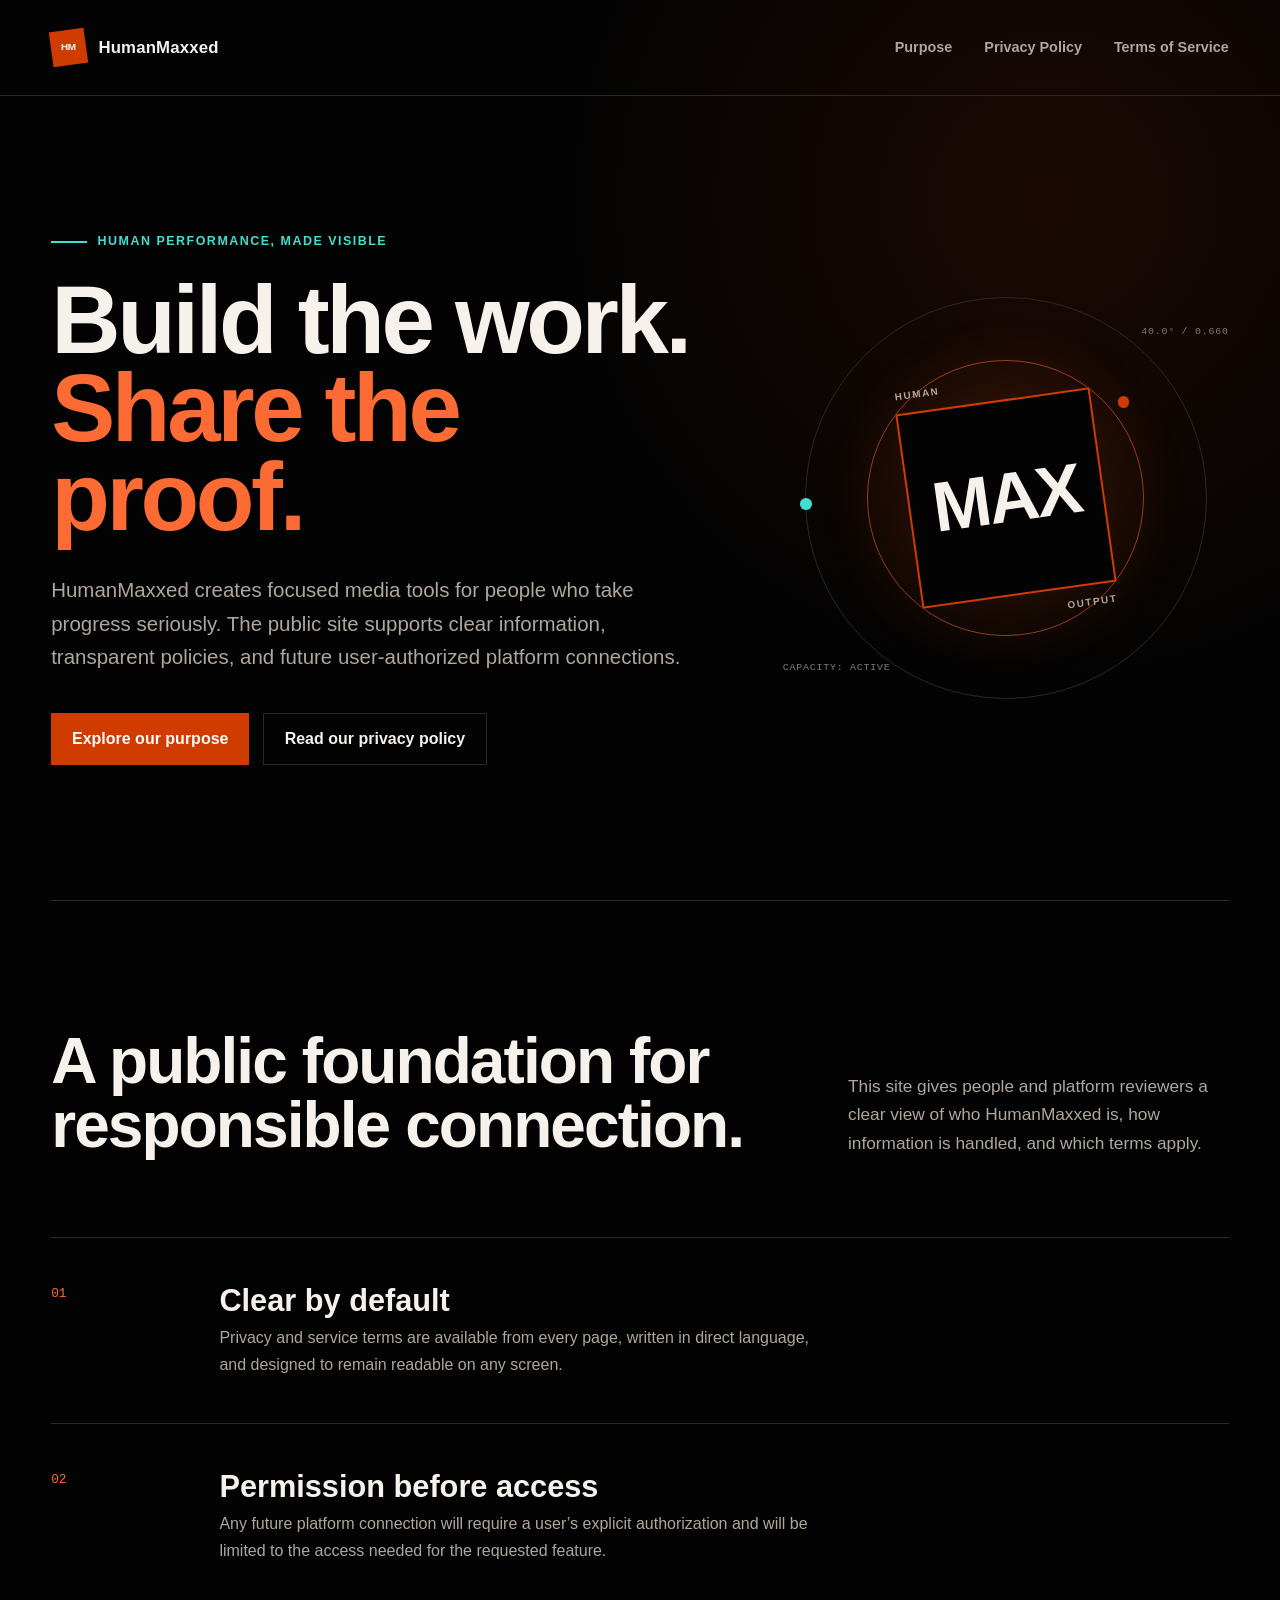
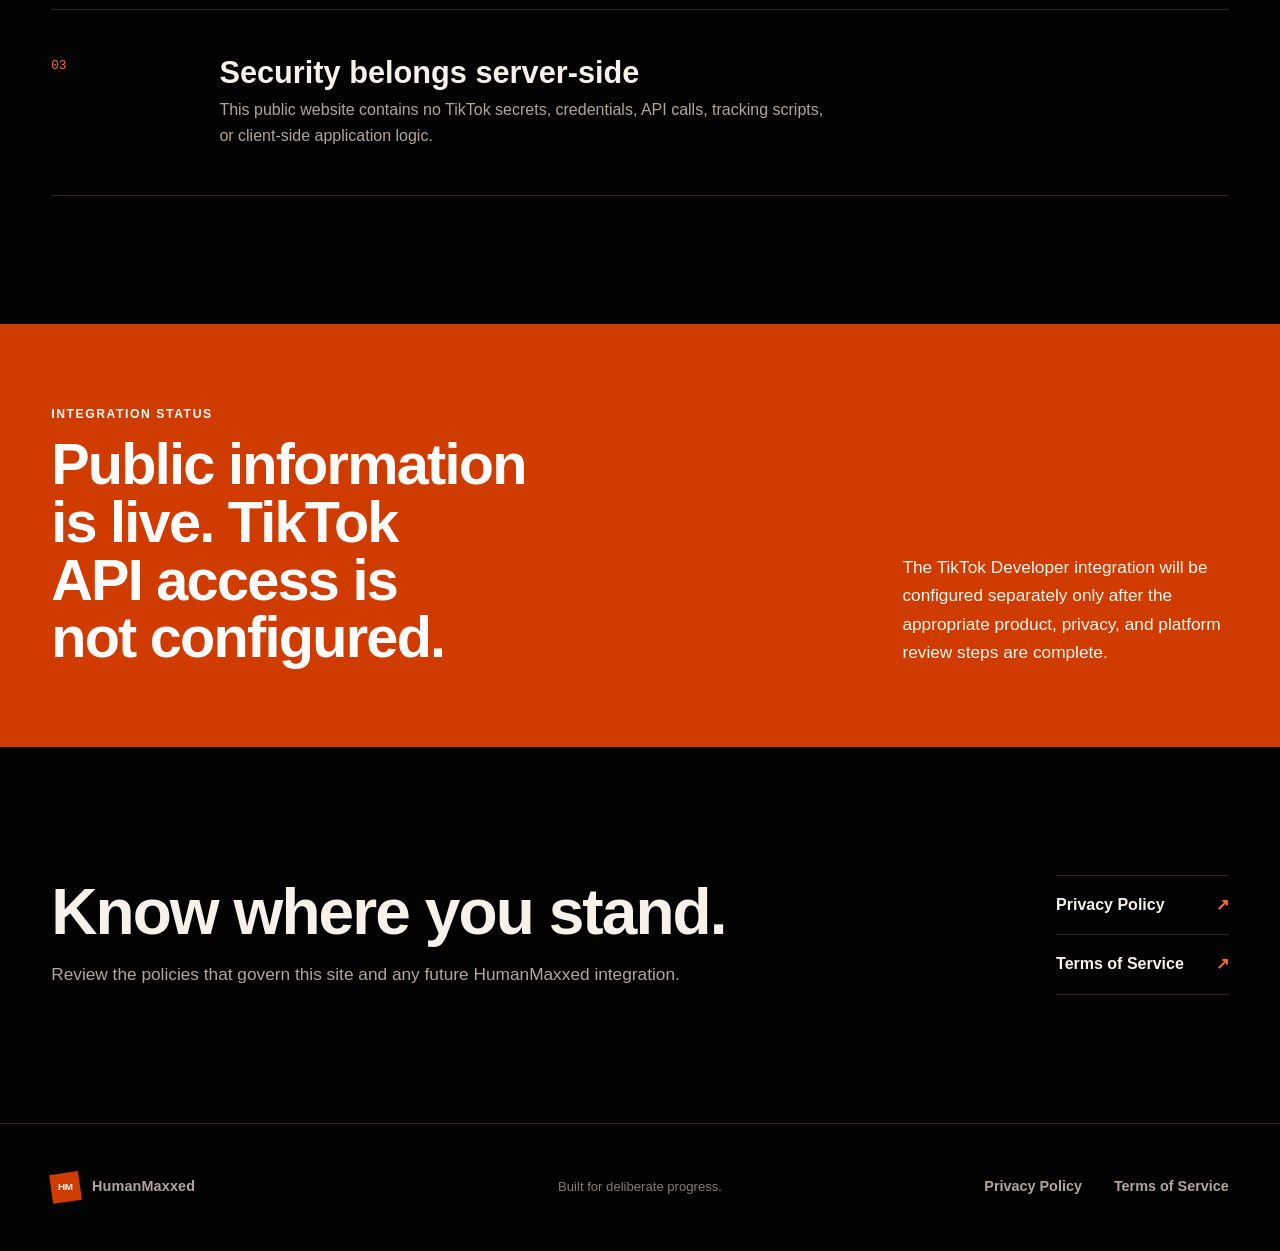
<file: index.html>
<!doctype html>
<html lang="en">
<head>
  <meta charset="utf-8">
  <meta name="viewport" content="width=device-width, initial-scale=1">
  <meta name="description" content="HumanMaxxed builds focused tools for creating and sharing human performance media.">
  <meta name="theme-color" content="oklch(0.10 0 0)">
  <title>HumanMaxxed | Built for human potential</title>
  <link rel="stylesheet" href="styles.css">
</head>
<body>
  <a class="skip-link" href="#main-content">Skip to content</a>

  <header class="site-header">
    <a class="brand" href="index.html" aria-label="HumanMaxxed home">
      <span class="brand-mark" aria-hidden="true"><span>HM</span></span>
      <span>HumanMaxxed</span>
    </a>
    <nav class="site-nav" aria-label="Primary navigation">
      <a href="#purpose">Purpose</a>
      <a href="privacy.html">Privacy Policy</a>
      <a href="terms.html">Terms of Service</a>
    </nav>
  </header>

  <main id="main-content">
    <section class="hero" aria-labelledby="hero-title">
      <div class="hero-copy">
        <p class="signal"><span aria-hidden="true"></span> Human performance, made visible</p>
        <h1 id="hero-title">Build the work.<br><em>Share the proof.</em></h1>
        <p class="hero-lede">HumanMaxxed creates focused media tools for people who take progress seriously. The public site supports clear information, transparent policies, and future user-authorized platform connections.</p>
        <div class="hero-actions">
          <a class="button button-primary" href="#purpose">Explore our purpose</a>
          <a class="button button-secondary" href="privacy.html">Read our privacy policy</a>
        </div>
      </div>

      <div class="hero-visual" aria-hidden="true">
        <div class="orbit orbit-large"></div>
        <div class="orbit orbit-small"></div>
        <div class="visual-core">
          <span class="core-label">HUMAN</span>
          <strong>MAX</strong>
          <span class="core-label core-label-right">OUTPUT</span>
        </div>
        <span class="coordinate coordinate-one">40.0° / 0.660</span>
        <span class="coordinate coordinate-two">CAPACITY: ACTIVE</span>
      </div>
    </section>

    <section class="purpose" id="purpose" aria-labelledby="purpose-title">
      <div class="section-heading">
        <h2 id="purpose-title">A public foundation for responsible connection.</h2>
        <p>This site gives people and platform reviewers a clear view of who HumanMaxxed is, how information is handled, and which terms apply.</p>
      </div>

      <div class="principles">
        <article>
          <span class="principle-index" aria-hidden="true">01</span>
          <div>
            <h3>Clear by default</h3>
            <p>Privacy and service terms are available from every page, written in direct language, and designed to remain readable on any screen.</p>
          </div>
        </article>
        <article>
          <span class="principle-index" aria-hidden="true">02</span>
          <div>
            <h3>Permission before access</h3>
            <p>Any future platform connection will require a user’s explicit authorization and will be limited to the access needed for the requested feature.</p>
          </div>
        </article>
        <article>
          <span class="principle-index" aria-hidden="true">03</span>
          <div>
            <h3>Security belongs server-side</h3>
            <p>This public website contains no TikTok secrets, credentials, API calls, tracking scripts, or client-side application logic.</p>
          </div>
        </article>
      </div>
    </section>

    <section class="status-band" aria-labelledby="status-title">
      <div>
        <p class="status-label">Integration status</p>
        <h2 id="status-title">Public information is live. TikTok API access is not configured.</h2>
      </div>
      <p>The TikTok Developer integration will be configured separately only after the appropriate product, privacy, and platform review steps are complete.</p>
    </section>

    <section class="legal-callout" aria-labelledby="legal-title">
      <div>
        <h2 id="legal-title">Know where you stand.</h2>
        <p>Review the policies that govern this site and any future HumanMaxxed integration.</p>
      </div>
      <div class="legal-links">
        <a href="privacy.html">Privacy Policy <span aria-hidden="true">↗</span></a>
        <a href="terms.html">Terms of Service <span aria-hidden="true">↗</span></a>
      </div>
    </section>
  </main>

  <footer class="site-footer">
    <a class="brand brand-small" href="index.html" aria-label="HumanMaxxed home">
      <span class="brand-mark" aria-hidden="true"><span>HM</span></span>
      <span>HumanMaxxed</span>
    </a>
    <p>Built for deliberate progress.</p>
    <nav aria-label="Footer navigation">
      <a href="privacy.html">Privacy Policy</a>
      <a href="terms.html">Terms of Service</a>
    </nav>
  </footer>
</body>
</html>
</file>
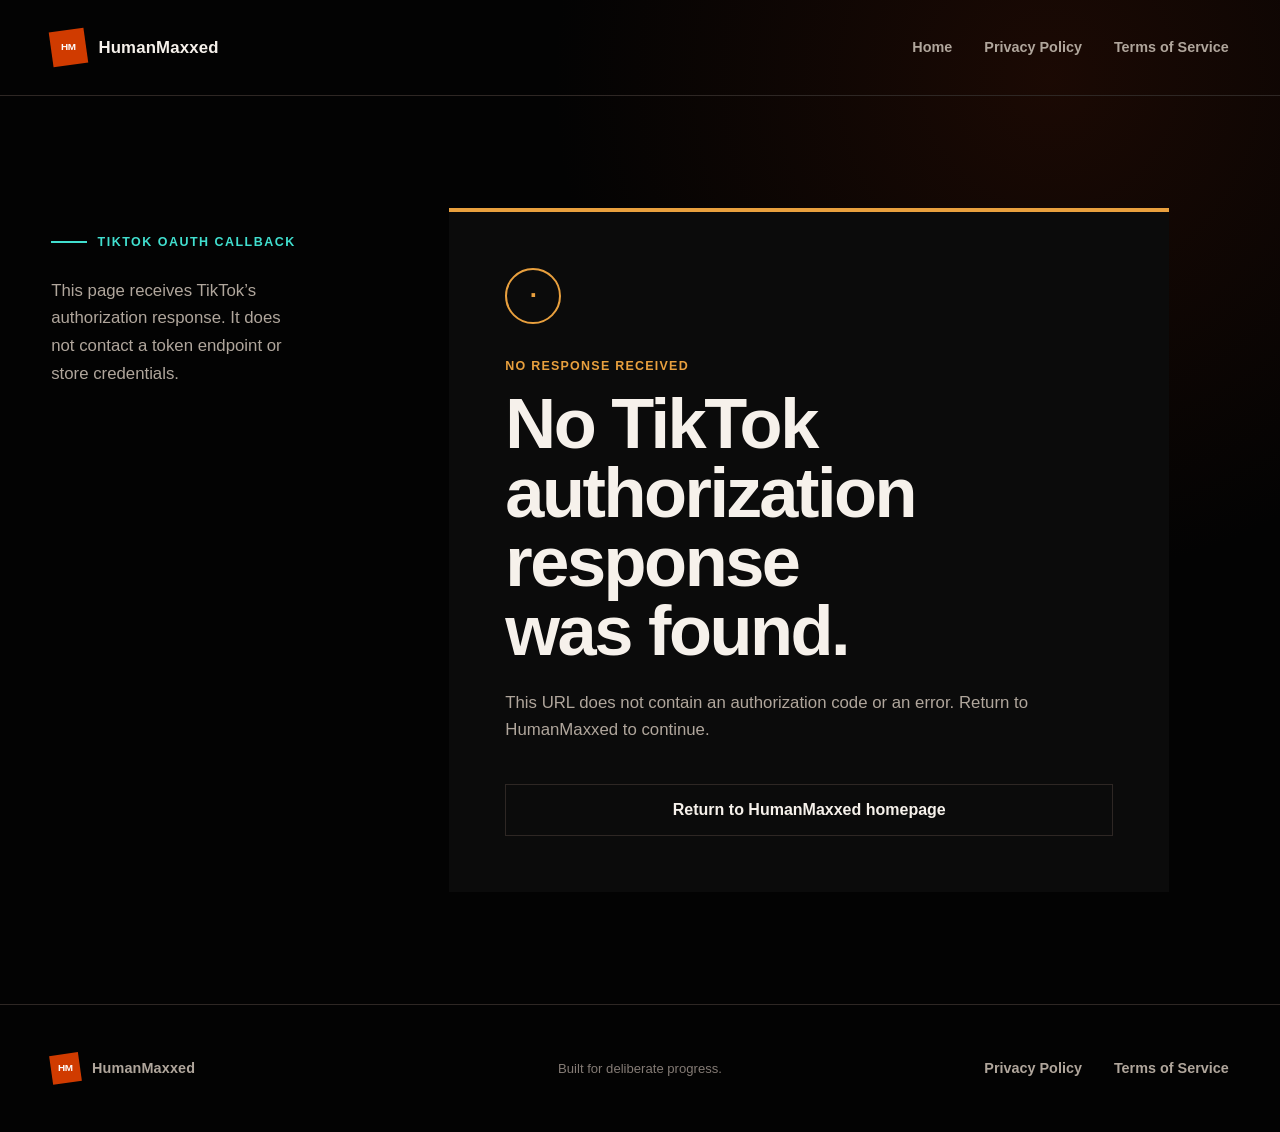
<file: auth/tiktok/callback/index.html>
<!doctype html>
<html lang="en">
<head>
  <meta charset="utf-8">
  <meta name="viewport" content="width=device-width, initial-scale=1, viewport-fit=cover">
  <meta name="description" content="HumanMaxxed TikTok OAuth callback for Sandbox development.">
  <meta name="theme-color" content="oklch(0.10 0 0)">
  <meta name="robots" content="noindex, nofollow">
  <title>TikTok authorization | HumanMaxxed</title>
  <link rel="stylesheet" href="../../../styles.css">
</head>
<body>
  <a class="skip-link" href="#main-content">Skip to content</a>

  <header class="site-header">
    <a class="brand" href="../../../" aria-label="HumanMaxxed home">
      <span class="brand-mark" aria-hidden="true"><span>HM</span></span>
      <span>HumanMaxxed</span>
    </a>
    <nav class="site-nav" aria-label="Primary navigation">
      <a href="../../../">Home</a>
      <a href="../../../privacy.html">Privacy Policy</a>
      <a href="../../../terms.html">Terms of Service</a>
    </nav>
  </header>

  <main id="main-content" class="oauth-page">
    <section class="oauth-stage" aria-labelledby="status-title">
      <div class="oauth-context">
        <p class="signal"><span aria-hidden="true"></span> TikTok OAuth callback</p>
        <p class="oauth-context-copy">This page receives TikTok’s authorization response. It does not contact a token endpoint or store credentials.</p>
      </div>

      <div class="oauth-card" id="oauth-card" data-status="waiting" aria-live="polite">
        <div class="status-symbol" id="status-symbol" aria-hidden="true">··</div>
        <p class="status-kicker" id="status-kicker">Authorization response</p>
        <h1 id="status-title">Reading TikTok response</h1>
        <p class="status-message" id="status-message">Checking this URL for an authorization code or error.</p>

        <div class="response-details" id="response-details" hidden>
          <section class="response-field" id="code-group" hidden aria-labelledby="code-label">
            <h2 id="code-label">Authorization code</h2>
            <div class="code-box">
              <code id="authorization-code"></code>
            </div>
            <button class="button button-primary copy-button" id="copy-code" type="button">Copy authorization code</button>
            <p class="sandbox-note">Sandbox development only. This code has not been exchanged for tokens and is not saved by this page.</p>
            <p class="copy-status" id="copy-status" role="status"></p>
          </section>

          <section class="response-field" id="state-group" hidden aria-labelledby="state-label">
            <h2 id="state-label">State value returned</h2>
            <div class="code-box code-box-secondary">
              <code id="state-value"></code>
            </div>
            <p class="field-note">A state value was included in the response. This page displays its presence but does not validate it.</p>
          </section>

          <section class="response-field" id="error-group" hidden aria-labelledby="error-label">
            <h2 id="error-label">Error details</h2>
            <dl class="error-list">
              <div id="error-name-row" hidden>
                <dt>Error</dt>
                <dd id="error-name"></dd>
              </div>
              <div id="error-description-row" hidden>
                <dt>Description</dt>
                <dd id="error-description"></dd>
              </div>
            </dl>
          </section>
        </div>

        <noscript>
          <p class="noscript-note">JavaScript is required to read the TikTok response from this page’s URL. No information has been sent or stored.</p>
        </noscript>

        <a class="button button-secondary home-button" href="../../../">Return to HumanMaxxed homepage</a>
      </div>
    </section>
  </main>

  <footer class="site-footer">
    <a class="brand brand-small" href="../../../" aria-label="HumanMaxxed home">
      <span class="brand-mark" aria-hidden="true"><span>HM</span></span>
      <span>HumanMaxxed</span>
    </a>
    <p>Built for deliberate progress.</p>
    <nav aria-label="Footer navigation">
      <a href="../../../privacy.html">Privacy Policy</a>
      <a href="../../../terms.html">Terms of Service</a>
    </nav>
  </footer>

  <script>
    (() => {
      'use strict';

      const params = new URLSearchParams(window.location.search);
      const code = sanitizeDisplayValue(params.get('code'), 4096);
      const state = sanitizeDisplayValue(params.get('state'), 2048);
      const error = sanitizeDisplayValue(params.get('error'), 512);
      const errorDescription = sanitizeDisplayValue(params.get('error_description'), 2048);

      const card = document.getElementById('oauth-card');
      const symbol = document.getElementById('status-symbol');
      const kicker = document.getElementById('status-kicker');
      const title = document.getElementById('status-title');
      const message = document.getElementById('status-message');
      const details = document.getElementById('response-details');
      const codeGroup = document.getElementById('code-group');
      const stateGroup = document.getElementById('state-group');
      const errorGroup = document.getElementById('error-group');

      function sanitizeDisplayValue(value, maximumLength) {
        if (value === null) return '';
        return value
          .replace(/[\u0000-\u0008\u000B\u000C\u000E-\u001F\u007F]/g, '�')
          .slice(0, maximumLength);
      }

      function setText(elementId, value) {
        document.getElementById(elementId).textContent = value;
      }

      function showStateValue() {
        if (!state) return;
        setText('state-value', state);
        stateGroup.hidden = false;
        details.hidden = false;
      }

      if (error || errorDescription) {
        card.dataset.status = 'error';
        symbol.textContent = '!';
        kicker.textContent = 'Authorization interrupted';
        title.textContent = 'TikTok authorization was not completed';
        message.textContent = 'TikTok returned an error instead of an authorization code. Review the details below and return to HumanMaxxed when ready.';

        if (error) {
          setText('error-name', error);
          document.getElementById('error-name-row').hidden = false;
        }

        if (errorDescription) {
          setText('error-description', errorDescription);
          document.getElementById('error-description-row').hidden = false;
        }

        errorGroup.hidden = false;
        details.hidden = false;
        showStateValue();
      } else if (code) {
        card.dataset.status = 'success';
        symbol.textContent = '✓';
        kicker.textContent = 'Authorization returned';
        title.textContent = 'HumanMaxxed connected to TikTok';
        message.textContent = 'TikTok authorization was successful. The authorization code was returned to HumanMaxxed. The secure server-side token exchange is the next step.';
        setText('authorization-code', code);
        codeGroup.hidden = false;
        details.hidden = false;
        showStateValue();

        document.getElementById('copy-code').addEventListener('click', async () => {
          const copyStatus = document.getElementById('copy-status');

          try {
            await navigator.clipboard.writeText(code);
            copyStatus.textContent = 'Authorization code copied.';
          } catch {
            const range = document.createRange();
            range.selectNodeContents(document.getElementById('authorization-code'));
            const selection = window.getSelection();
            selection.removeAllRanges();
            selection.addRange(range);
            copyStatus.textContent = 'Copy was blocked by the browser. The code is selected so you can copy it manually.';
          }
        });
      } else {
        card.dataset.status = 'empty';
        symbol.textContent = '·';
        kicker.textContent = 'No response received';
        title.textContent = 'No TikTok authorization response was found.';
        message.textContent = 'This URL does not contain an authorization code or an error. Return to HumanMaxxed to continue.';
        showStateValue();
      }
    })();
  </script>
</body>
</html>
</file>
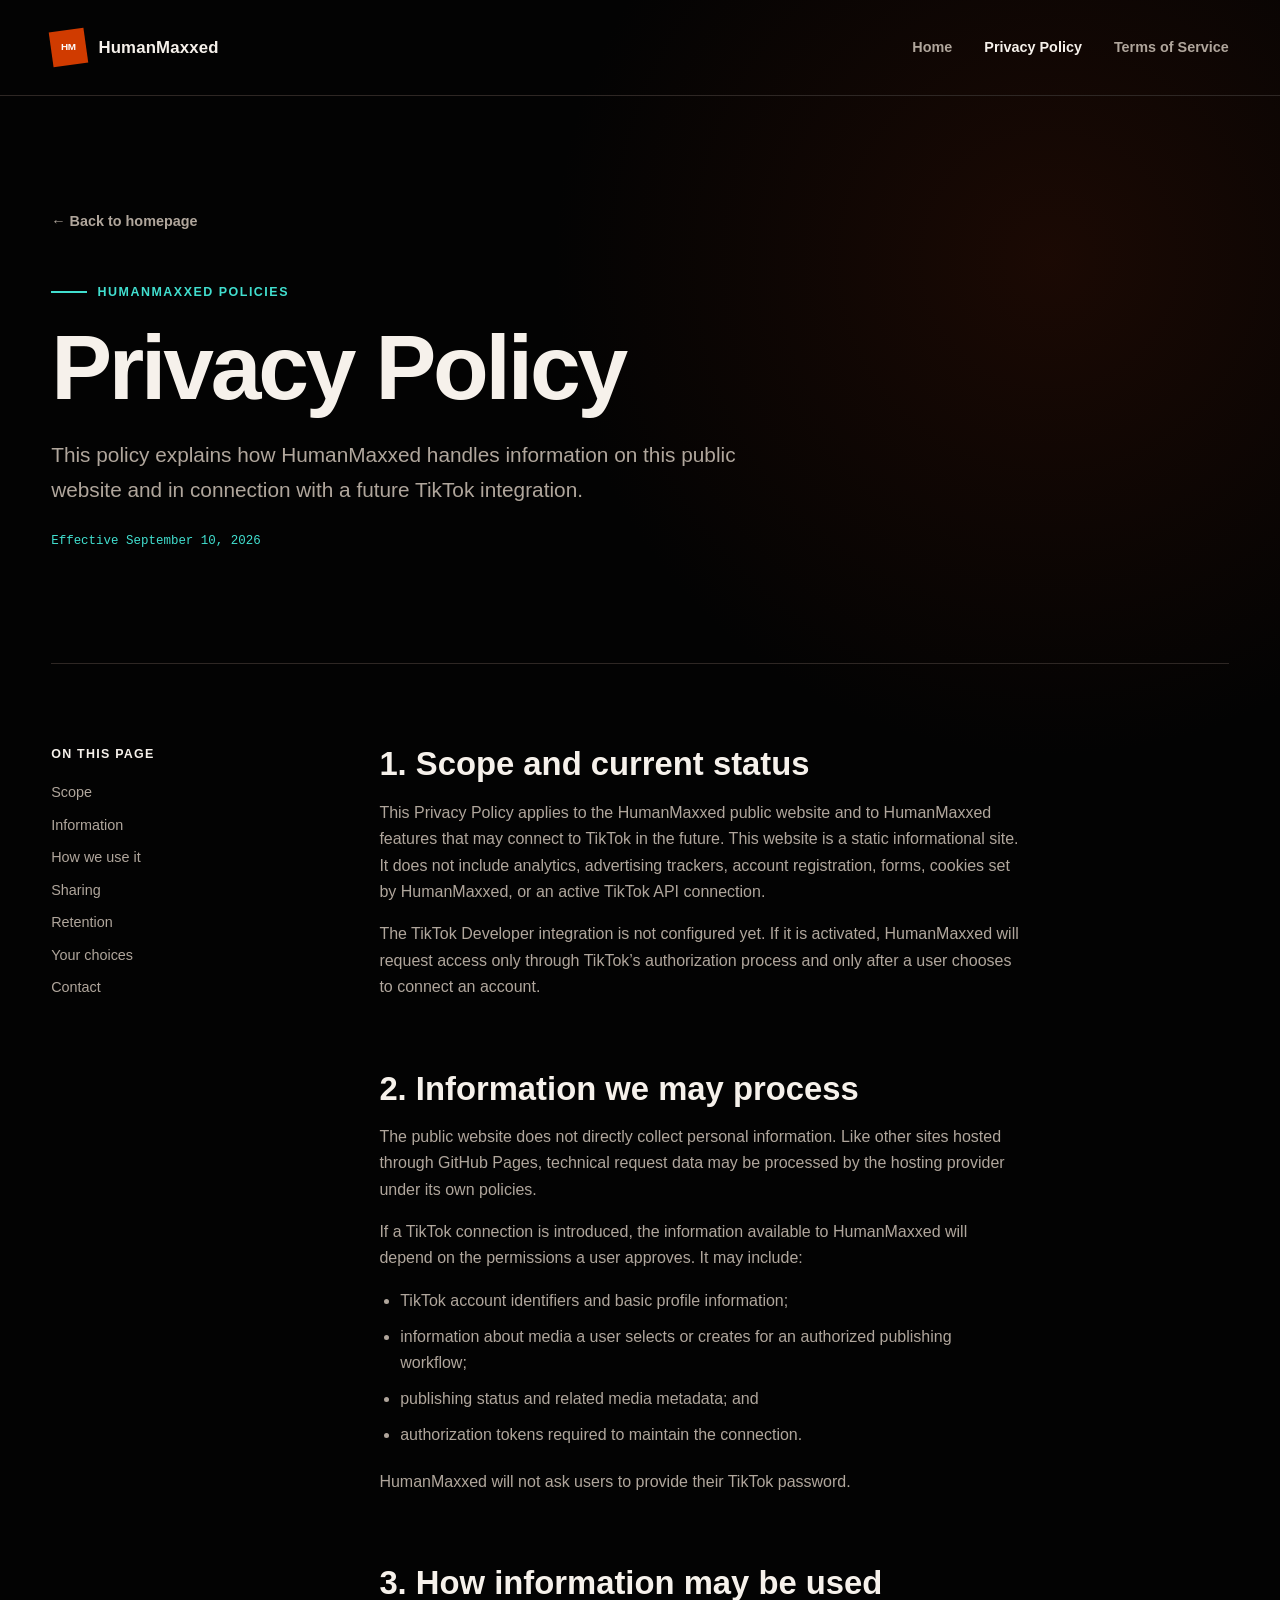
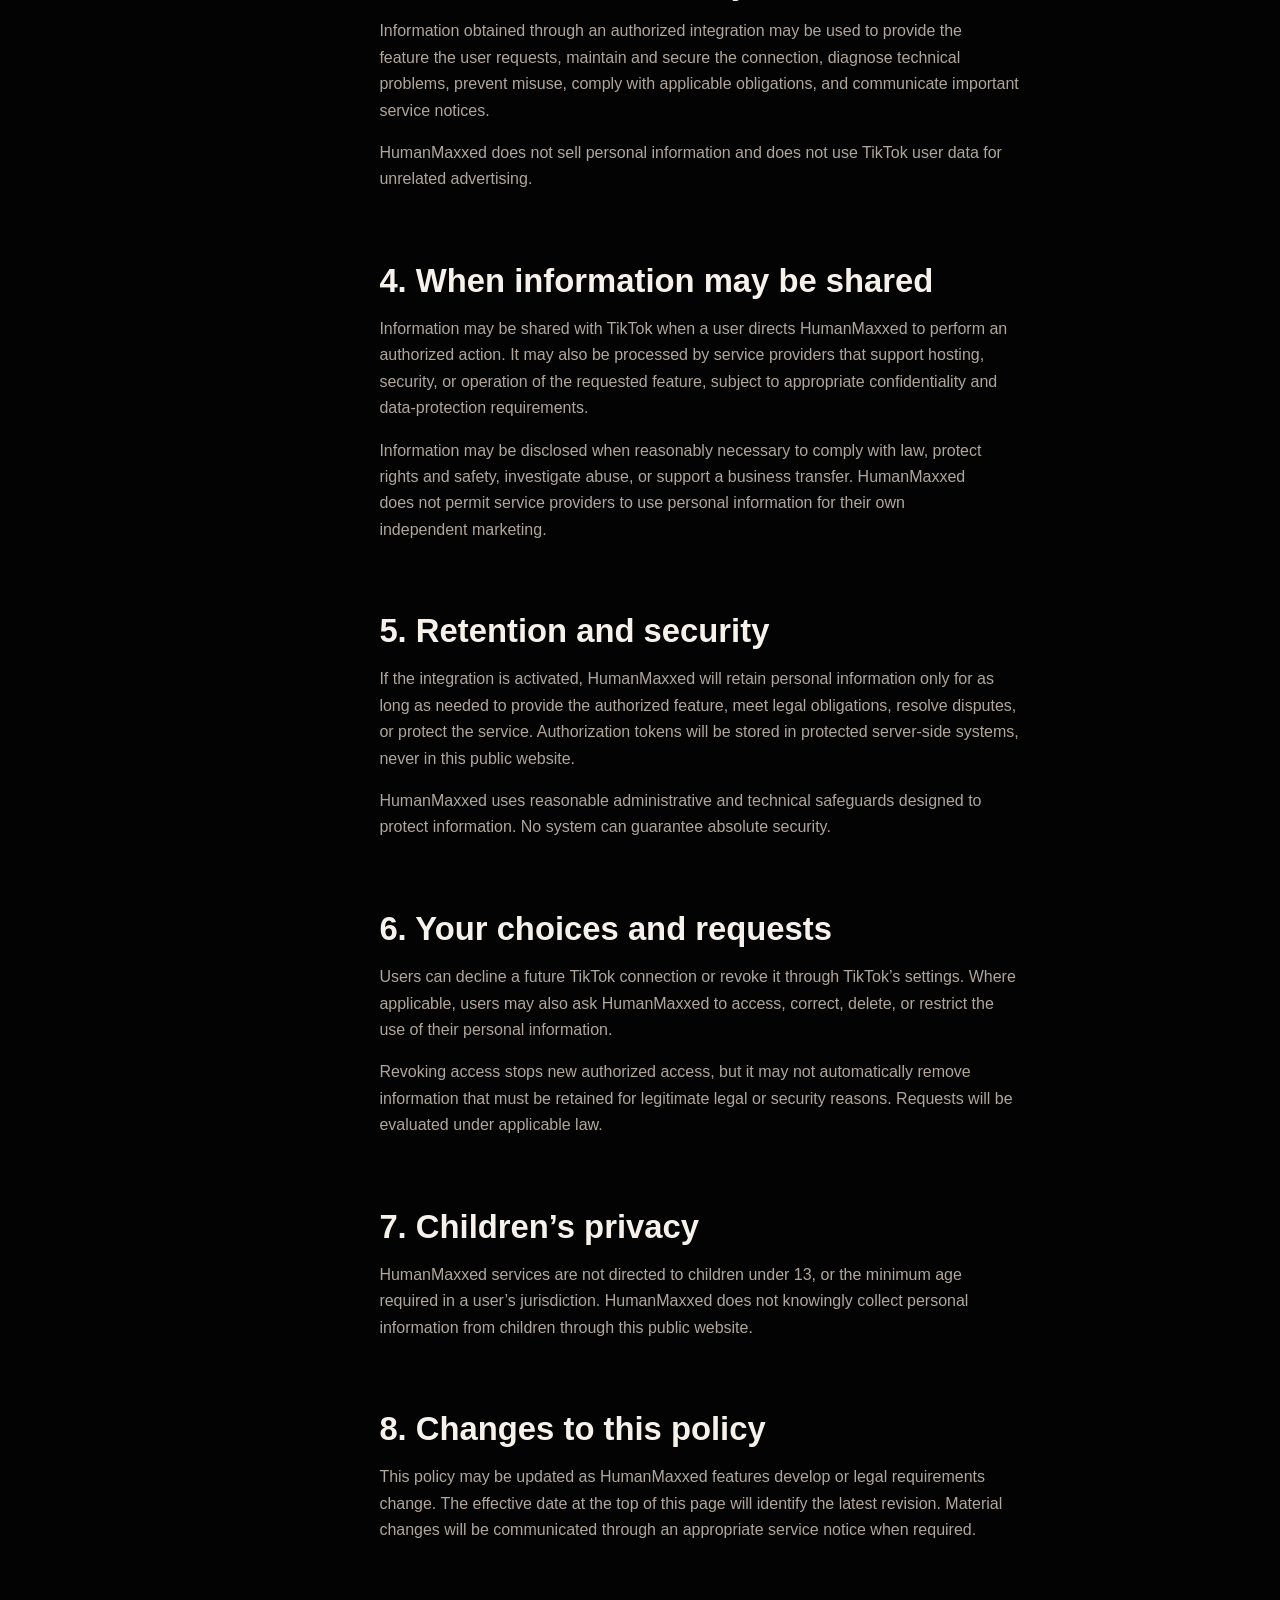
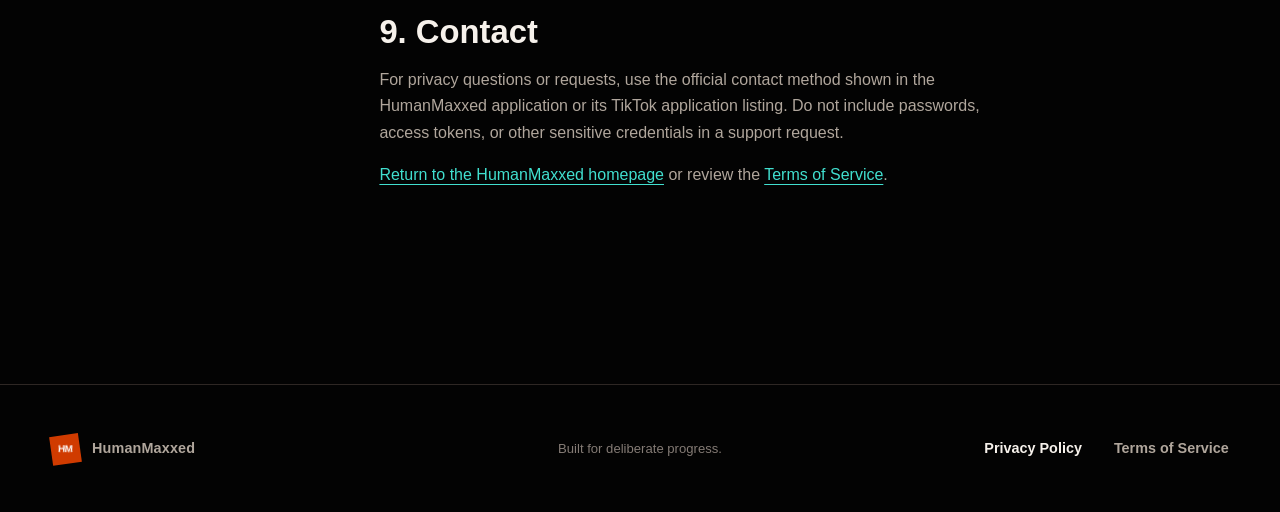
<file: privacy.html>
<!doctype html>
<html lang="en">
<head>
  <meta charset="utf-8">
  <meta name="viewport" content="width=device-width, initial-scale=1">
  <meta name="description" content="HumanMaxxed Privacy Policy, including information about the planned TikTok Developer integration.">
  <meta name="theme-color" content="oklch(0.10 0 0)">
  <title>Privacy Policy | HumanMaxxed</title>
  <link rel="stylesheet" href="styles.css">
</head>
<body>
  <a class="skip-link" href="#main-content">Skip to content</a>

  <header class="site-header">
    <a class="brand" href="index.html" aria-label="HumanMaxxed home">
      <span class="brand-mark" aria-hidden="true"><span>HM</span></span>
      <span>HumanMaxxed</span>
    </a>
    <nav class="site-nav" aria-label="Primary navigation">
      <a href="index.html">Home</a>
      <a href="privacy.html" aria-current="page">Privacy Policy</a>
      <a href="terms.html">Terms of Service</a>
    </nav>
  </header>

  <main id="main-content" class="legal-page">
    <header class="legal-hero">
      <a class="back-link" href="index.html">← Back to homepage</a>
      <p class="signal"><span aria-hidden="true"></span> HumanMaxxed policies</p>
      <h1>Privacy Policy</h1>
      <p class="legal-summary">This policy explains how HumanMaxxed handles information on this public website and in connection with a future TikTok integration.</p>
      <p class="effective-date">Effective September 10, 2026</p>
    </header>

    <div class="legal-layout">
      <nav class="legal-toc" aria-label="Privacy Policy sections">
        <p>On this page</p>
        <a href="#scope">Scope</a>
        <a href="#information">Information</a>
        <a href="#use">How we use it</a>
        <a href="#sharing">Sharing</a>
        <a href="#retention">Retention</a>
        <a href="#choices">Your choices</a>
        <a href="#contact">Contact</a>
      </nav>

      <article class="legal-content">
        <section id="scope">
          <h2>1. Scope and current status</h2>
          <p>This Privacy Policy applies to the HumanMaxxed public website and to HumanMaxxed features that may connect to TikTok in the future. This website is a static informational site. It does not include analytics, advertising trackers, account registration, forms, cookies set by HumanMaxxed, or an active TikTok API connection.</p>
          <p>The TikTok Developer integration is not configured yet. If it is activated, HumanMaxxed will request access only through TikTok’s authorization process and only after a user chooses to connect an account.</p>
        </section>

        <section id="information">
          <h2>2. Information we may process</h2>
          <p>The public website does not directly collect personal information. Like other sites hosted through GitHub Pages, technical request data may be processed by the hosting provider under its own policies.</p>
          <p>If a TikTok connection is introduced, the information available to HumanMaxxed will depend on the permissions a user approves. It may include:</p>
          <ul>
            <li>TikTok account identifiers and basic profile information;</li>
            <li>information about media a user selects or creates for an authorized publishing workflow;</li>
            <li>publishing status and related media metadata; and</li>
            <li>authorization tokens required to maintain the connection.</li>
          </ul>
          <p>HumanMaxxed will not ask users to provide their TikTok password.</p>
        </section>

        <section id="use">
          <h2>3. How information may be used</h2>
          <p>Information obtained through an authorized integration may be used to provide the feature the user requests, maintain and secure the connection, diagnose technical problems, prevent misuse, comply with applicable obligations, and communicate important service notices.</p>
          <p>HumanMaxxed does not sell personal information and does not use TikTok user data for unrelated advertising.</p>
        </section>

        <section id="sharing">
          <h2>4. When information may be shared</h2>
          <p>Information may be shared with TikTok when a user directs HumanMaxxed to perform an authorized action. It may also be processed by service providers that support hosting, security, or operation of the requested feature, subject to appropriate confidentiality and data-protection requirements.</p>
          <p>Information may be disclosed when reasonably necessary to comply with law, protect rights and safety, investigate abuse, or support a business transfer. HumanMaxxed does not permit service providers to use personal information for their own independent marketing.</p>
        </section>

        <section id="retention">
          <h2>5. Retention and security</h2>
          <p>If the integration is activated, HumanMaxxed will retain personal information only for as long as needed to provide the authorized feature, meet legal obligations, resolve disputes, or protect the service. Authorization tokens will be stored in protected server-side systems, never in this public website.</p>
          <p>HumanMaxxed uses reasonable administrative and technical safeguards designed to protect information. No system can guarantee absolute security.</p>
        </section>

        <section id="choices">
          <h2>6. Your choices and requests</h2>
          <p>Users can decline a future TikTok connection or revoke it through TikTok’s settings. Where applicable, users may also ask HumanMaxxed to access, correct, delete, or restrict the use of their personal information.</p>
          <p>Revoking access stops new authorized access, but it may not automatically remove information that must be retained for legitimate legal or security reasons. Requests will be evaluated under applicable law.</p>
        </section>

        <section id="children">
          <h2>7. Children’s privacy</h2>
          <p>HumanMaxxed services are not directed to children under 13, or the minimum age required in a user’s jurisdiction. HumanMaxxed does not knowingly collect personal information from children through this public website.</p>
        </section>

        <section id="changes">
          <h2>8. Changes to this policy</h2>
          <p>This policy may be updated as HumanMaxxed features develop or legal requirements change. The effective date at the top of this page will identify the latest revision. Material changes will be communicated through an appropriate service notice when required.</p>
        </section>

        <section id="contact">
          <h2>9. Contact</h2>
          <p>For privacy questions or requests, use the official contact method shown in the HumanMaxxed application or its TikTok application listing. Do not include passwords, access tokens, or other sensitive credentials in a support request.</p>
          <p><a href="index.html">Return to the HumanMaxxed homepage</a> or review the <a href="terms.html">Terms of Service</a>.</p>
        </section>
      </article>
    </div>
  </main>

  <footer class="site-footer">
    <a class="brand brand-small" href="index.html" aria-label="HumanMaxxed home">
      <span class="brand-mark" aria-hidden="true"><span>HM</span></span>
      <span>HumanMaxxed</span>
    </a>
    <p>Built for deliberate progress.</p>
    <nav aria-label="Footer navigation">
      <a href="privacy.html" aria-current="page">Privacy Policy</a>
      <a href="terms.html">Terms of Service</a>
    </nav>
  </footer>
</body>
</html>
</file>
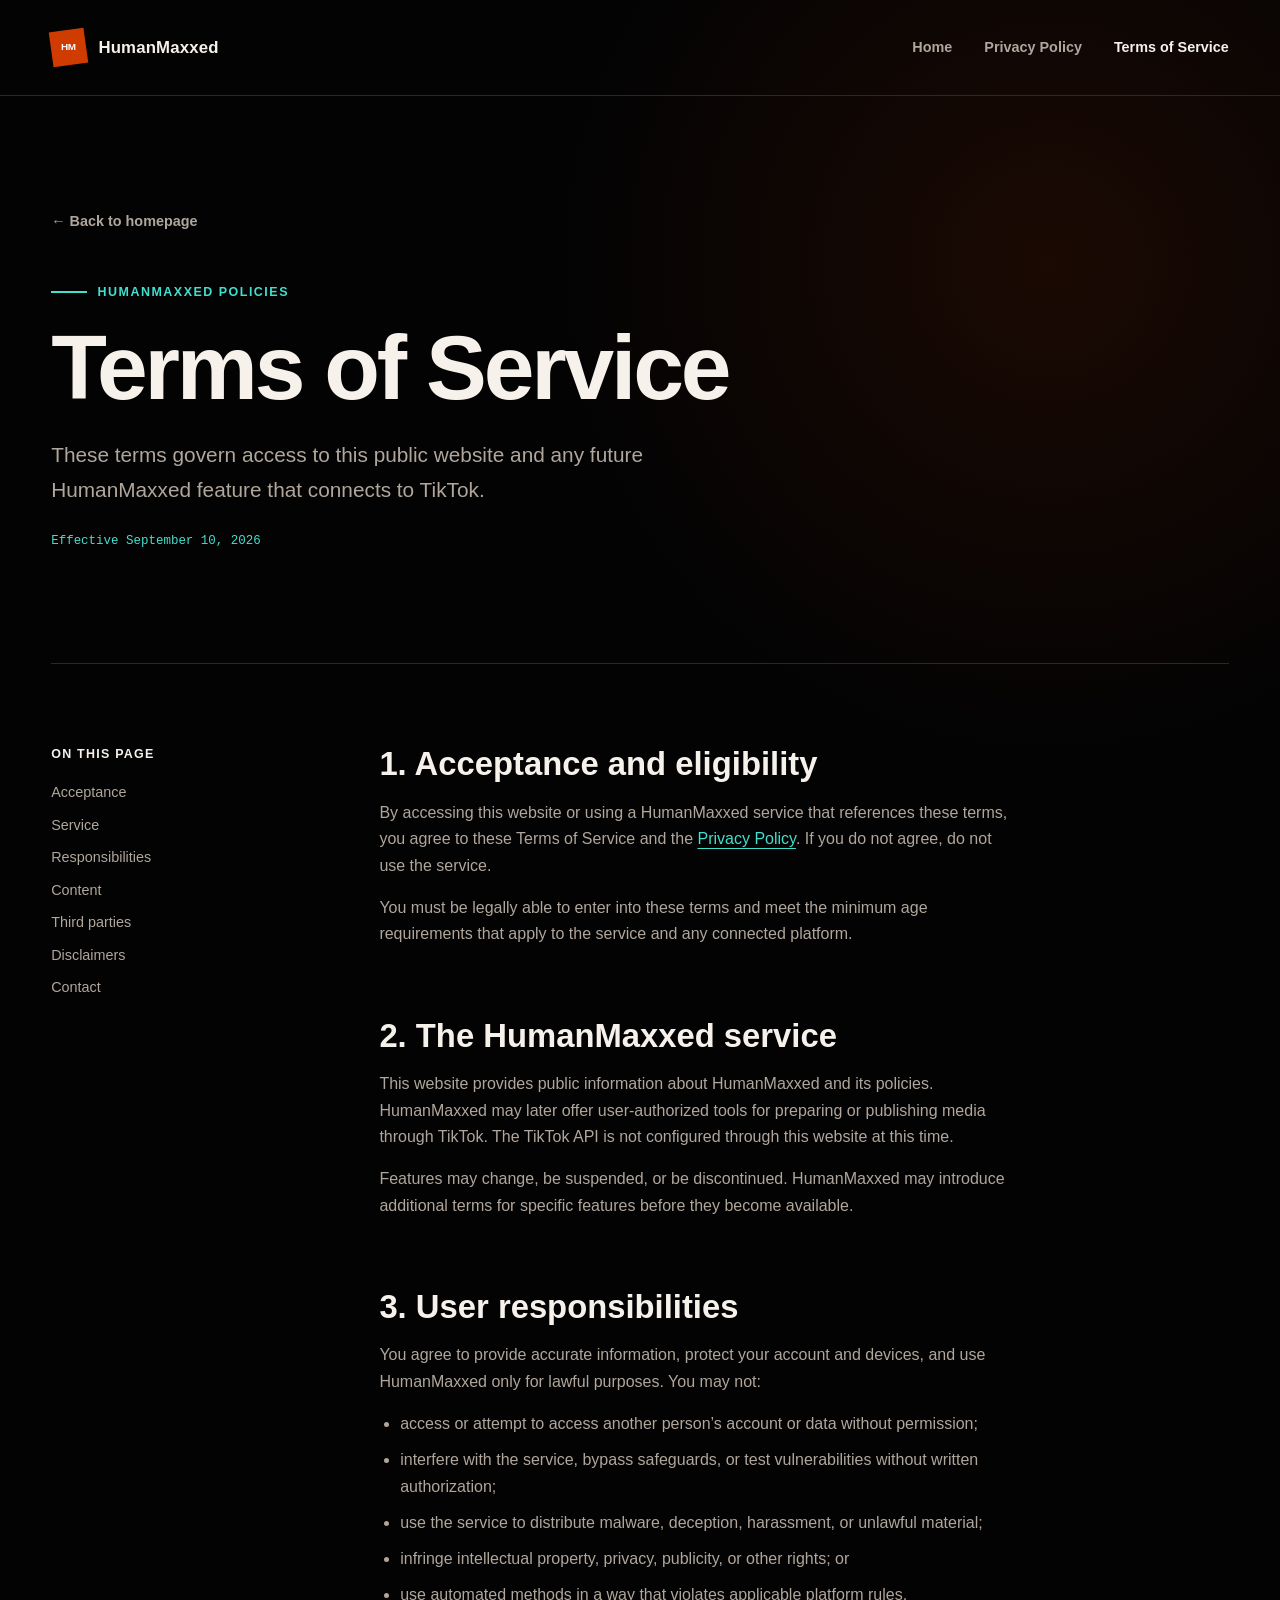
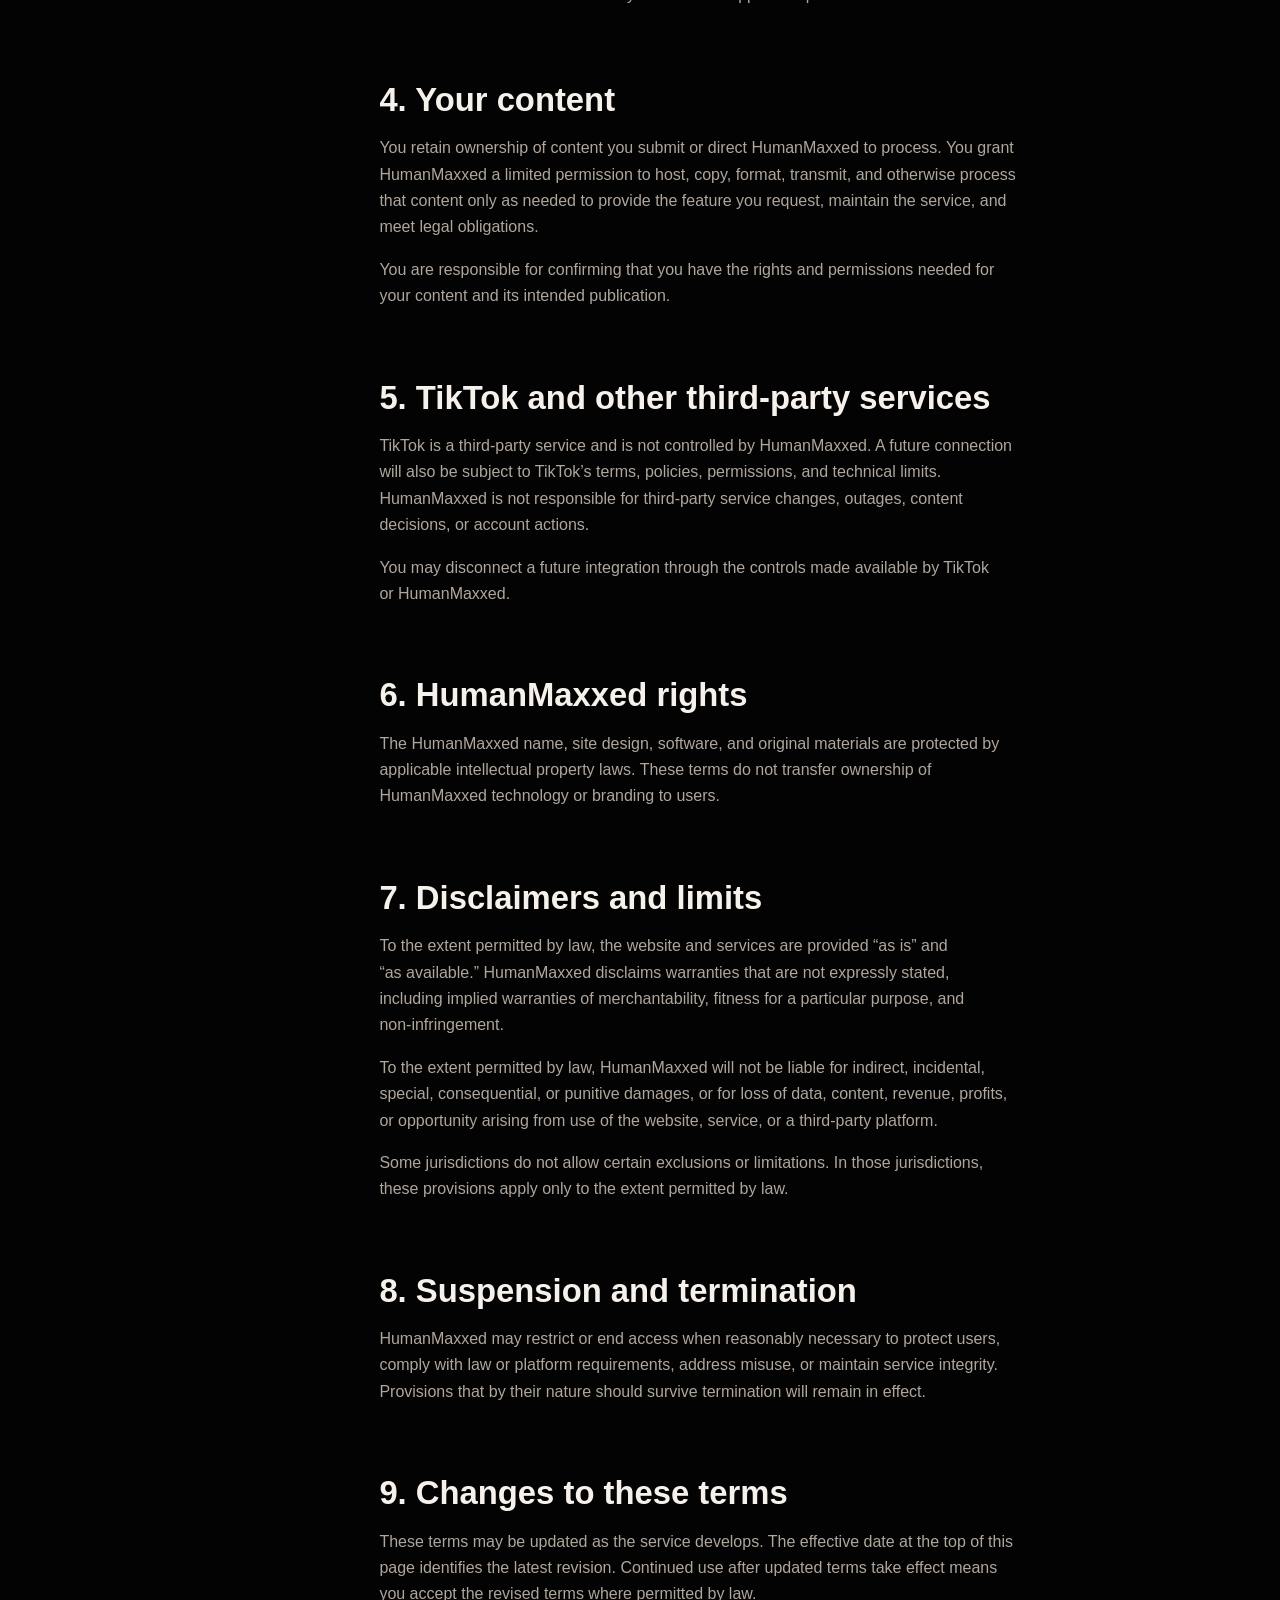
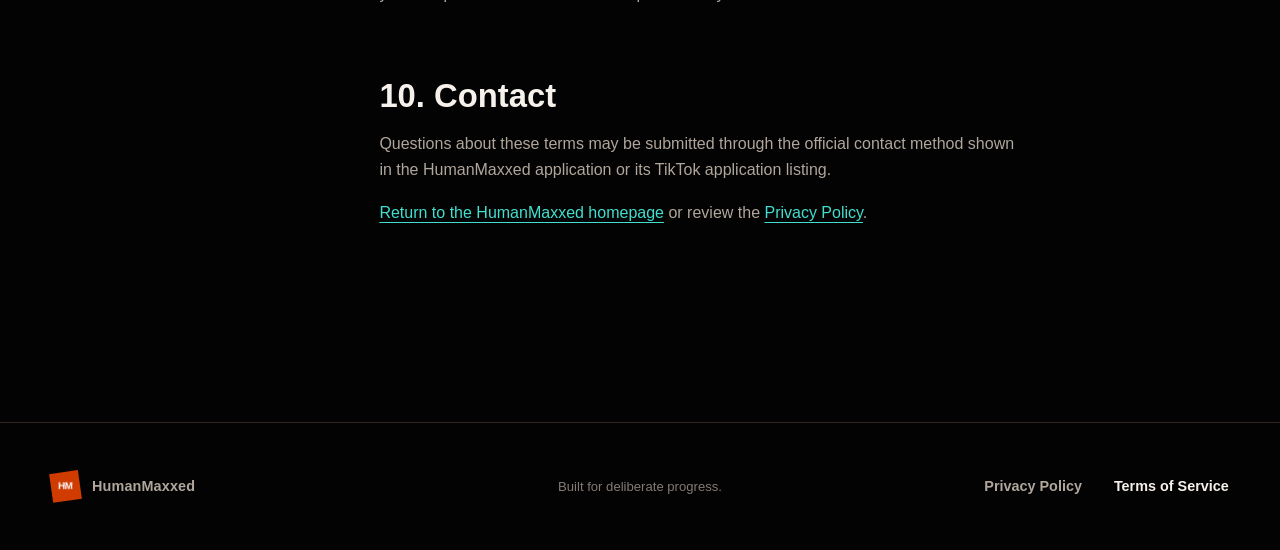
<file: terms.html>
<!doctype html>
<html lang="en">
<head>
  <meta charset="utf-8">
  <meta name="viewport" content="width=device-width, initial-scale=1">
  <meta name="description" content="Terms of Service for the HumanMaxxed public website and planned TikTok Developer integration.">
  <meta name="theme-color" content="oklch(0.10 0 0)">
  <title>Terms of Service | HumanMaxxed</title>
  <link rel="stylesheet" href="styles.css">
</head>
<body>
  <a class="skip-link" href="#main-content">Skip to content</a>

  <header class="site-header">
    <a class="brand" href="index.html" aria-label="HumanMaxxed home">
      <span class="brand-mark" aria-hidden="true"><span>HM</span></span>
      <span>HumanMaxxed</span>
    </a>
    <nav class="site-nav" aria-label="Primary navigation">
      <a href="index.html">Home</a>
      <a href="privacy.html">Privacy Policy</a>
      <a href="terms.html" aria-current="page">Terms of Service</a>
    </nav>
  </header>

  <main id="main-content" class="legal-page">
    <header class="legal-hero">
      <a class="back-link" href="index.html">← Back to homepage</a>
      <p class="signal"><span aria-hidden="true"></span> HumanMaxxed policies</p>
      <h1>Terms of Service</h1>
      <p class="legal-summary">These terms govern access to this public website and any future HumanMaxxed feature that connects to TikTok.</p>
      <p class="effective-date">Effective September 10, 2026</p>
    </header>

    <div class="legal-layout">
      <nav class="legal-toc" aria-label="Terms of Service sections">
        <p>On this page</p>
        <a href="#acceptance">Acceptance</a>
        <a href="#service">Service</a>
        <a href="#responsibilities">Responsibilities</a>
        <a href="#content">Content</a>
        <a href="#third-party">Third parties</a>
        <a href="#disclaimers">Disclaimers</a>
        <a href="#contact">Contact</a>
      </nav>

      <article class="legal-content">
        <section id="acceptance">
          <h2>1. Acceptance and eligibility</h2>
          <p>By accessing this website or using a HumanMaxxed service that references these terms, you agree to these Terms of Service and the <a href="privacy.html">Privacy Policy</a>. If you do not agree, do not use the service.</p>
          <p>You must be legally able to enter into these terms and meet the minimum age requirements that apply to the service and any connected platform.</p>
        </section>

        <section id="service">
          <h2>2. The HumanMaxxed service</h2>
          <p>This website provides public information about HumanMaxxed and its policies. HumanMaxxed may later offer user-authorized tools for preparing or publishing media through TikTok. The TikTok API is not configured through this website at this time.</p>
          <p>Features may change, be suspended, or be discontinued. HumanMaxxed may introduce additional terms for specific features before they become available.</p>
        </section>

        <section id="responsibilities">
          <h2>3. User responsibilities</h2>
          <p>You agree to provide accurate information, protect your account and devices, and use HumanMaxxed only for lawful purposes. You may not:</p>
          <ul>
            <li>access or attempt to access another person’s account or data without permission;</li>
            <li>interfere with the service, bypass safeguards, or test vulnerabilities without written authorization;</li>
            <li>use the service to distribute malware, deception, harassment, or unlawful material;</li>
            <li>infringe intellectual property, privacy, publicity, or other rights; or</li>
            <li>use automated methods in a way that violates applicable platform rules.</li>
          </ul>
        </section>

        <section id="content">
          <h2>4. Your content</h2>
          <p>You retain ownership of content you submit or direct HumanMaxxed to process. You grant HumanMaxxed a limited permission to host, copy, format, transmit, and otherwise process that content only as needed to provide the feature you request, maintain the service, and meet legal obligations.</p>
          <p>You are responsible for confirming that you have the rights and permissions needed for your content and its intended publication.</p>
        </section>

        <section id="third-party">
          <h2>5. TikTok and other third-party services</h2>
          <p>TikTok is a third-party service and is not controlled by HumanMaxxed. A future connection will also be subject to TikTok’s terms, policies, permissions, and technical limits. HumanMaxxed is not responsible for third-party service changes, outages, content decisions, or account actions.</p>
          <p>You may disconnect a future integration through the controls made available by TikTok or HumanMaxxed.</p>
        </section>

        <section id="intellectual-property">
          <h2>6. HumanMaxxed rights</h2>
          <p>The HumanMaxxed name, site design, software, and original materials are protected by applicable intellectual property laws. These terms do not transfer ownership of HumanMaxxed technology or branding to users.</p>
        </section>

        <section id="disclaimers">
          <h2>7. Disclaimers and limits</h2>
          <p>To the extent permitted by law, the website and services are provided “as is” and “as available.” HumanMaxxed disclaims warranties that are not expressly stated, including implied warranties of merchantability, fitness for a particular purpose, and non-infringement.</p>
          <p>To the extent permitted by law, HumanMaxxed will not be liable for indirect, incidental, special, consequential, or punitive damages, or for loss of data, content, revenue, profits, or opportunity arising from use of the website, service, or a third-party platform.</p>
          <p>Some jurisdictions do not allow certain exclusions or limitations. In those jurisdictions, these provisions apply only to the extent permitted by law.</p>
        </section>

        <section id="termination">
          <h2>8. Suspension and termination</h2>
          <p>HumanMaxxed may restrict or end access when reasonably necessary to protect users, comply with law or platform requirements, address misuse, or maintain service integrity. Provisions that by their nature should survive termination will remain in effect.</p>
        </section>

        <section id="changes">
          <h2>9. Changes to these terms</h2>
          <p>These terms may be updated as the service develops. The effective date at the top of this page identifies the latest revision. Continued use after updated terms take effect means you accept the revised terms where permitted by law.</p>
        </section>

        <section id="contact">
          <h2>10. Contact</h2>
          <p>Questions about these terms may be submitted through the official contact method shown in the HumanMaxxed application or its TikTok application listing.</p>
          <p><a href="index.html">Return to the HumanMaxxed homepage</a> or review the <a href="privacy.html">Privacy Policy</a>.</p>
        </section>
      </article>
    </div>
  </main>

  <footer class="site-footer">
    <a class="brand brand-small" href="index.html" aria-label="HumanMaxxed home">
      <span class="brand-mark" aria-hidden="true"><span>HM</span></span>
      <span>HumanMaxxed</span>
    </a>
    <p>Built for deliberate progress.</p>
    <nav aria-label="Footer navigation">
      <a href="privacy.html">Privacy Policy</a>
      <a href="terms.html" aria-current="page">Terms of Service</a>
    </nav>
  </footer>
</body>
</html>
</file>
<file: styles.css>
:root {
  color-scheme: dark;
  --bg: oklch(0.10 0 0);
  --surface: oklch(0.15 0 0);
  --surface-raised: oklch(0.19 0.008 40);
  --ink: oklch(0.96 0.01 70);
  --muted: oklch(0.73 0.018 65);
  --quiet: oklch(0.59 0.015 60);
  --line: oklch(0.28 0.012 45);
  --primary: oklch(0.57 0.195 38);
  --primary-strong: oklch(0.51 0.18 35);
  --primary-text: oklch(0.70 0.19 40);
  --accent: oklch(0.82 0.13 185);
  --accent-ink: oklch(0.18 0.025 185);
  --max-width: 76rem;
  --page-pad: clamp(1.25rem, 4vw, 4rem);
  --section-space: clamp(5rem, 10vw, 9rem);
  --ease-out: cubic-bezier(0.16, 1, 0.3, 1);
}

*,
*::before,
*::after {
  box-sizing: border-box;
}

html {
  scroll-behavior: smooth;
}

body {
  margin: 0;
  min-width: 20rem;
  background:
    radial-gradient(circle at 82% 7%, oklch(0.25 0.07 39 / 0.42), transparent 31rem),
    var(--bg);
  color: var(--ink);
  font-family: "Arial Narrow", "Aptos Narrow", "Roboto Condensed", Arial, sans-serif;
  font-size: 1rem;
  line-height: 1.65;
  text-rendering: optimizeLegibility;
}

a {
  color: inherit;
  text-decoration-thickness: 0.08em;
  text-underline-offset: 0.22em;
}

a:hover {
  color: var(--accent);
}

a:focus-visible {
  outline: 3px solid var(--accent);
  outline-offset: 4px;
}

.skip-link {
  position: fixed;
  z-index: 10;
  top: 1rem;
  left: 1rem;
  padding: 0.7rem 1rem;
  background: var(--accent);
  color: var(--accent-ink);
  font-weight: 800;
  transform: translateY(-160%);
  transition: transform 180ms var(--ease-out);
}

.skip-link:focus {
  color: var(--accent-ink);
  transform: translateY(0);
}

.site-header,
.site-footer,
main {
  width: min(100%, calc(var(--max-width) + (var(--page-pad) * 2)));
  margin-inline: auto;
  padding-inline: var(--page-pad);
}

.site-header {
  display: flex;
  align-items: center;
  justify-content: space-between;
  gap: 1.5rem;
  min-height: 6rem;
  border-bottom: 1px solid var(--line);
}

.brand {
  display: inline-flex;
  align-items: center;
  gap: 0.75rem;
  color: var(--ink);
  font-size: 1.05rem;
  font-weight: 850;
  letter-spacing: 0.01em;
  text-decoration: none;
}

.brand:hover {
  color: var(--ink);
}

.brand-mark {
  display: grid;
  width: 2.2rem;
  aspect-ratio: 1;
  place-items: center;
  background: var(--primary);
  color: oklch(0.99 0 0);
  font-size: 0.62rem;
  font-weight: 900;
  letter-spacing: -0.04em;
  transform: rotate(-8deg);
}

.brand-mark span {
  transform: rotate(8deg);
}

.site-nav,
.site-footer nav {
  display: flex;
  align-items: center;
  flex-wrap: wrap;
  gap: clamp(1rem, 3vw, 2rem);
}

.site-nav a,
.site-footer a {
  color: var(--muted);
  font-size: 0.9rem;
  font-weight: 700;
  text-decoration: none;
}

.site-nav a:hover,
.site-nav a[aria-current="page"],
.site-footer a:hover,
.site-footer a[aria-current="page"] {
  color: var(--ink);
}

.hero {
  display: grid;
  grid-template-columns: minmax(0, 1.18fr) minmax(19rem, 0.82fr);
  align-items: center;
  gap: clamp(2rem, 7vw, 7rem);
  min-height: calc(100svh - 6rem);
  padding-block: clamp(4rem, 10vw, 8rem);
}

.signal {
  display: flex;
  align-items: center;
  gap: 0.65rem;
  margin: 0 0 1.5rem;
  color: var(--accent);
  font-size: 0.78rem;
  font-weight: 800;
  letter-spacing: 0.12em;
  text-transform: uppercase;
}

.signal span {
  width: 2.25rem;
  height: 2px;
  background: currentColor;
}

h1,
h2,
h3,
p {
  text-wrap: pretty;
}

h1,
h2,
h3 {
  text-wrap: balance;
}

h1 {
  margin: 0;
  max-width: 12ch;
  font-size: clamp(3.35rem, 8.5vw, 6rem);
  font-weight: 900;
  letter-spacing: -0.035em;
  line-height: 0.92;
}

h1 em {
  color: var(--primary-text);
  font-style: normal;
}

.hero-lede {
  max-width: 62ch;
  margin: 2rem 0 0;
  color: var(--muted);
  font-size: clamp(1.05rem, 1.7vw, 1.28rem);
  line-height: 1.65;
}

.hero-actions {
  display: flex;
  flex-wrap: wrap;
  gap: 0.85rem;
  margin-top: 2.4rem;
}

.button {
  display: inline-flex;
  min-height: 3.25rem;
  align-items: center;
  justify-content: center;
  padding: 0.8rem 1.3rem;
  font-weight: 850;
  line-height: 1.2;
  text-decoration: none;
  transition: color 180ms ease, background-color 180ms ease, transform 180ms var(--ease-out);
}

.button:hover {
  transform: translateY(-2px);
}

.button-primary {
  background: var(--primary);
  color: oklch(0.99 0 0);
}

.button-primary:hover {
  background: var(--primary-strong);
  color: oklch(0.99 0 0);
}

.button-secondary {
  border: 1px solid var(--line);
  color: var(--ink);
}

.button-secondary:hover {
  border-color: var(--accent);
  color: var(--accent);
}

.hero-visual {
  position: relative;
  display: grid;
  width: min(100%, 30rem);
  aspect-ratio: 1;
  place-items: center;
  justify-self: end;
}

.hero-visual::before {
  content: "";
  position: absolute;
  inset: 8%;
  background: radial-gradient(circle, oklch(0.66 0.201 40 / 0.22), transparent 66%);
  filter: blur(9px);
}

.orbit {
  position: absolute;
  border: 1px solid var(--line);
  border-radius: 50%;
}

.orbit-large {
  inset: 5%;
  animation: spin 22s linear infinite;
}

.orbit-large::before,
.orbit-small::before {
  content: "";
  position: absolute;
  top: 50%;
  left: -0.36rem;
  width: 0.72rem;
  aspect-ratio: 1;
  border-radius: 50%;
  background: var(--accent);
}

.orbit-small {
  inset: 19%;
  border-color: oklch(0.70 0.19 40 / 0.55);
  animation: spin 14s linear infinite reverse;
}

.orbit-small::before {
  top: 13%;
  left: auto;
  right: 5%;
  background: var(--primary);
}

.visual-core {
  position: relative;
  display: grid;
  width: 44%;
  aspect-ratio: 1;
  align-content: center;
  border: 2px solid var(--primary);
  background: var(--bg);
  transform: rotate(-8deg);
}

.visual-core strong {
  color: var(--ink);
  font-size: clamp(2.2rem, 7vw, 4.4rem);
  font-weight: 900;
  letter-spacing: -0.04em;
  line-height: 0.8;
  text-align: center;
}

.core-label {
  position: absolute;
  top: -1.7rem;
  left: 0;
  color: var(--muted);
  font-size: 0.62rem;
  font-weight: 800;
  letter-spacing: 0.16em;
}

.core-label-right {
  top: auto;
  right: 0;
  bottom: -1.7rem;
  left: auto;
}

.coordinate {
  position: absolute;
  color: var(--quiet);
  font-family: Consolas, "Courier New", monospace;
  font-size: 0.62rem;
  letter-spacing: 0.08em;
}

.coordinate-one {
  top: 11%;
  right: 0;
}

.coordinate-two {
  bottom: 10%;
  left: 0;
}

.purpose {
  padding-block: var(--section-space);
  border-top: 1px solid var(--line);
}

.section-heading {
  display: grid;
  grid-template-columns: minmax(0, 1.3fr) minmax(17rem, 0.7fr);
  gap: clamp(2rem, 7vw, 7rem);
  align-items: end;
  margin-bottom: clamp(3rem, 7vw, 5rem);
}

.section-heading h2,
.status-band h2,
.legal-callout h2 {
  margin: 0;
  font-size: clamp(2.25rem, 5vw, 4.4rem);
  font-weight: 900;
  letter-spacing: -0.03em;
  line-height: 1;
}

.section-heading p,
.status-band > p,
.legal-callout p {
  margin: 0;
  color: var(--muted);
  font-size: 1.08rem;
}

.principles {
  border-top: 1px solid var(--line);
}

.principles article {
  display: grid;
  grid-template-columns: minmax(4rem, 0.25fr) minmax(0, 1.75fr);
  gap: 1.5rem;
  padding-block: clamp(1.75rem, 4vw, 2.8rem);
  border-bottom: 1px solid var(--line);
}

.principle-index {
  color: var(--primary-text);
  font-family: Consolas, "Courier New", monospace;
  font-size: 0.8rem;
}

.principles h3 {
  margin: 0 0 0.45rem;
  font-size: clamp(1.35rem, 2.4vw, 2rem);
  line-height: 1.15;
}

.principles p {
  max-width: 68ch;
  margin: 0;
  color: var(--muted);
}

.status-band {
  display: grid;
  grid-template-columns: minmax(0, 1.4fr) minmax(17rem, 0.6fr);
  gap: clamp(2rem, 7vw, 7rem);
  margin-inline: calc(var(--page-pad) * -1);
  padding: clamp(3rem, 7vw, 5rem) var(--page-pad);
  background: var(--primary);
  color: oklch(0.99 0 0);
}

.status-band h2 {
  max-width: 17ch;
  font-size: clamp(2rem, 4.5vw, 3.8rem);
}

.status-band > p {
  align-self: end;
  color: oklch(0.98 0.01 65);
}

.status-label {
  margin: 0 0 0.8rem;
  font-size: 0.76rem;
  font-weight: 850;
  letter-spacing: 0.13em;
  text-transform: uppercase;
}

.legal-callout {
  display: grid;
  grid-template-columns: minmax(0, 1fr) auto;
  gap: 3rem;
  align-items: center;
  padding-block: var(--section-space);
}

.legal-callout h2 {
  margin-bottom: 1rem;
}

.legal-links {
  display: grid;
  min-width: min(100%, 19rem);
  border-top: 1px solid var(--line);
}

.legal-links a {
  display: flex;
  justify-content: space-between;
  gap: 2rem;
  padding-block: 1rem;
  border-bottom: 1px solid var(--line);
  font-weight: 800;
  text-decoration: none;
}

.legal-links a span {
  color: var(--primary-text);
}

.site-footer {
  display: grid;
  grid-template-columns: 1fr auto 1fr;
  align-items: center;
  gap: 2rem;
  min-height: 8rem;
  border-top: 1px solid var(--line);
}

.site-footer p {
  margin: 0;
  color: var(--quiet);
  font-size: 0.82rem;
}

.site-footer nav {
  justify-content: flex-end;
}

.brand-small {
  font-size: 0.92rem;
}

.brand-small .brand-mark {
  width: 1.8rem;
}

.legal-page {
  padding-bottom: var(--section-space);
}

.legal-hero {
  padding-block: clamp(4rem, 9vw, 7rem);
  border-bottom: 1px solid var(--line);
}

.back-link {
  display: inline-block;
  margin-bottom: 3rem;
  color: var(--muted);
  font-size: 0.9rem;
  font-weight: 700;
  text-decoration: none;
}

.legal-hero h1 {
  max-width: none;
  font-size: clamp(3rem, 8vw, 5.7rem);
}

.legal-summary {
  max-width: 60ch;
  margin: 1.75rem 0 0;
  color: var(--muted);
  font-size: clamp(1.05rem, 2vw, 1.3rem);
}

.effective-date {
  margin: 1.5rem 0 0;
  color: var(--accent);
  font-family: Consolas, "Courier New", monospace;
  font-size: 0.78rem;
}

.legal-layout {
  display: grid;
  grid-template-columns: minmax(10rem, 0.42fr) minmax(0, 1.58fr);
  gap: clamp(3rem, 8vw, 8rem);
  padding-top: clamp(3rem, 7vw, 5rem);
}

.legal-toc {
  position: sticky;
  top: 2rem;
  align-self: start;
  display: grid;
  gap: 0.55rem;
}

.legal-toc p {
  margin: 0 0 0.45rem;
  color: var(--ink);
  font-size: 0.78rem;
  font-weight: 850;
  letter-spacing: 0.1em;
  text-transform: uppercase;
}

.legal-toc a {
  color: var(--muted);
  font-size: 0.9rem;
  text-decoration: none;
}

.legal-toc a:hover {
  color: var(--accent);
}

.legal-content {
  max-width: 72ch;
}

.legal-content section {
  scroll-margin-top: 2rem;
  padding-bottom: 3.25rem;
}

.legal-content h2 {
  margin: 0 0 1rem;
  color: var(--ink);
  font-size: clamp(1.45rem, 2.6vw, 2.05rem);
  line-height: 1.2;
}

.legal-content p,
.legal-content li {
  color: var(--muted);
}

.legal-content p {
  margin: 0 0 1rem;
}

.legal-content ul {
  margin: 0 0 1.25rem;
  padding-left: 1.3rem;
}

.legal-content li + li {
  margin-top: 0.6rem;
}

.legal-content a {
  color: var(--accent);
}

.oauth-page {
  --oauth-gold: oklch(0.76 0.14 70);
  --oauth-gold-dark: oklch(0.55 0.14 55);
  --oauth-error: oklch(0.69 0.18 30);
}

.oauth-stage {
  display: grid;
  grid-template-columns: minmax(14rem, 0.55fr) minmax(0, 1.45fr);
  gap: clamp(2.5rem, 8vw, 8rem);
  align-items: center;
  min-height: calc(100svh - 14rem);
  padding-block: clamp(4rem, 9vw, 7rem);
}

.oauth-context {
  align-self: start;
  padding-top: 1.5rem;
}

.oauth-context-copy {
  max-width: 34ch;
  margin: 0;
  color: var(--muted);
  font-size: 1.05rem;
}

.oauth-card {
  position: relative;
  width: 100%;
  max-width: 45rem;
  padding: clamp(1.5rem, 5vw, 3.5rem);
  border-top: 4px solid var(--oauth-gold);
  background: var(--surface);
}

.status-symbol {
  display: grid;
  width: 3.5rem;
  aspect-ratio: 1;
  margin-bottom: 2rem;
  place-items: center;
  border: 2px solid var(--oauth-gold);
  border-radius: 50%;
  color: var(--oauth-gold);
  font-size: 1.6rem;
  font-weight: 900;
  line-height: 1;
}

.oauth-card[data-status="success"] .status-symbol {
  border-color: var(--accent);
  color: var(--accent);
}

.oauth-card[data-status="error"] {
  border-top-color: var(--oauth-error);
}

.oauth-card[data-status="error"] .status-symbol {
  border-color: var(--oauth-error);
  color: var(--oauth-error);
}

.status-kicker {
  margin: 0 0 0.75rem;
  color: var(--oauth-gold);
  font-size: 0.78rem;
  font-weight: 850;
  letter-spacing: 0.1em;
  text-transform: uppercase;
}

.oauth-card[data-status="success"] .status-kicker {
  color: var(--accent);
}

.oauth-card[data-status="error"] .status-kicker {
  color: var(--oauth-error);
}

.oauth-card h1 {
  max-width: 13ch;
  font-size: clamp(2.4rem, 6vw, 4.4rem);
  line-height: 0.98;
}

.status-message {
  max-width: 58ch;
  margin: 1.5rem 0 0;
  color: var(--muted);
  font-size: 1.05rem;
}

.response-details {
  display: grid;
  gap: 2.5rem;
  margin-top: 2.5rem;
  padding-top: 2.5rem;
  border-top: 1px solid var(--line);
}

.response-details[hidden],
.response-field[hidden],
.error-list > div[hidden] {
  display: none;
}

.response-field h2 {
  margin: 0 0 0.75rem;
  font-size: 1rem;
  line-height: 1.25;
}

.code-box {
  max-height: 12rem;
  margin-bottom: 1rem;
  padding: 1rem;
  overflow: auto;
  border: 1px solid var(--oauth-gold-dark);
  background: var(--bg);
}

.code-box-secondary {
  border-color: var(--line);
}

.code-box code,
.error-list dd {
  overflow-wrap: anywhere;
  color: var(--ink);
  font-family: Consolas, "Courier New", monospace;
  font-size: 0.9rem;
  font-variant-ligatures: none;
  white-space: pre-wrap;
}

.copy-button {
  width: 100%;
  min-height: 3.25rem;
  border: 0;
  cursor: pointer;
  font: inherit;
  font-weight: 850;
}

.copy-button:active {
  transform: translateY(1px);
}

.sandbox-note,
.field-note,
.copy-status,
.noscript-note {
  margin: 0.75rem 0 0;
  color: var(--quiet);
  font-size: 0.88rem;
}

.copy-status:not(:empty) {
  color: var(--accent);
}

.error-list {
  display: grid;
  gap: 1rem;
  margin: 0;
}

.error-list > div {
  display: grid;
  grid-template-columns: minmax(7rem, 0.25fr) minmax(0, 1.75fr);
  gap: 1rem;
  padding-block: 0.85rem;
  border-bottom: 1px solid var(--line);
}

.error-list dt {
  color: var(--muted);
  font-size: 0.8rem;
  font-weight: 850;
  letter-spacing: 0.08em;
  text-transform: uppercase;
}

.error-list dd {
  margin: 0;
}

.noscript-note {
  padding: 1rem;
  border: 1px solid var(--oauth-error);
  color: var(--ink);
}

.home-button {
  width: 100%;
  margin-top: 2.5rem;
}

@keyframes spin {
  to {
    transform: rotate(360deg);
  }
}

@media (max-width: 52rem) {
  .site-header {
    align-items: flex-start;
    flex-direction: column;
    justify-content: center;
    padding-block: 1.25rem;
  }

  .hero,
  .section-heading,
  .status-band,
  .legal-callout,
  .legal-layout,
  .oauth-stage {
    grid-template-columns: 1fr;
  }

  .oauth-stage {
    gap: 2rem;
  }

  .oauth-context {
    padding-top: 0;
  }

  .oauth-context-copy {
    max-width: 58ch;
  }

  .hero {
    min-height: auto;
  }

  .hero-visual {
    width: min(100%, 25rem);
    justify-self: center;
  }

  .legal-layout {
    gap: 3rem;
  }

  .legal-toc {
    position: static;
    grid-template-columns: repeat(2, minmax(0, 1fr));
    padding-bottom: 2rem;
    border-bottom: 1px solid var(--line);
  }

  .legal-toc p {
    grid-column: 1 / -1;
  }

  .site-footer {
    grid-template-columns: 1fr 1fr;
    padding-block: 2rem;
  }

  .site-footer p {
    grid-column: 1 / -1;
    grid-row: 2;
  }
}

@media (max-width: 35rem) {
  .site-nav {
    align-items: flex-start;
    flex-direction: column;
    gap: 0.6rem;
  }

  .hero {
    padding-top: 3.25rem;
  }

  h1 {
    font-size: clamp(2.9rem, 15vw, 4.2rem);
  }

  .hero-actions,
  .button {
    width: 100%;
  }

  .principles article {
    grid-template-columns: 2.4rem minmax(0, 1fr);
    gap: 0.75rem;
  }

  .legal-callout {
    gap: 2rem;
  }

  .oauth-stage {
    padding-block: 3rem;
  }

  .oauth-card {
    width: 100%;
  }

  .oauth-card h1 {
    font-size: clamp(2rem, 10vw, 2.8rem);
  }

  .error-list > div {
    grid-template-columns: 1fr;
    gap: 0.35rem;
  }

  .site-footer {
    grid-template-columns: 1fr;
  }

  .site-footer p {
    grid-column: 1;
    grid-row: auto;
  }

  .site-footer nav {
    align-items: flex-start;
    flex-direction: column;
    justify-content: flex-start;
    gap: 0.6rem;
  }
}

@media (prefers-reduced-motion: reduce) {
  html {
    scroll-behavior: auto;
  }

  *,
  *::before,
  *::after {
    animation-duration: 0.01ms !important;
    animation-iteration-count: 1 !important;
    transition-duration: 0.01ms !important;
  }
}

@media print {
  :root {
    color-scheme: light;
  }

  body {
    background: oklch(1 0 0);
    color: oklch(0.14 0 0);
  }

  .site-header,
  .site-footer,
  .legal-toc,
  .back-link {
    display: none;
  }

  .legal-hero,
  .legal-content section {
    break-inside: avoid;
  }

  .legal-layout {
    display: block;
  }

  .legal-content p,
  .legal-content li,
  .legal-summary {
    color: oklch(0.28 0 0);
  }
}
</file>
